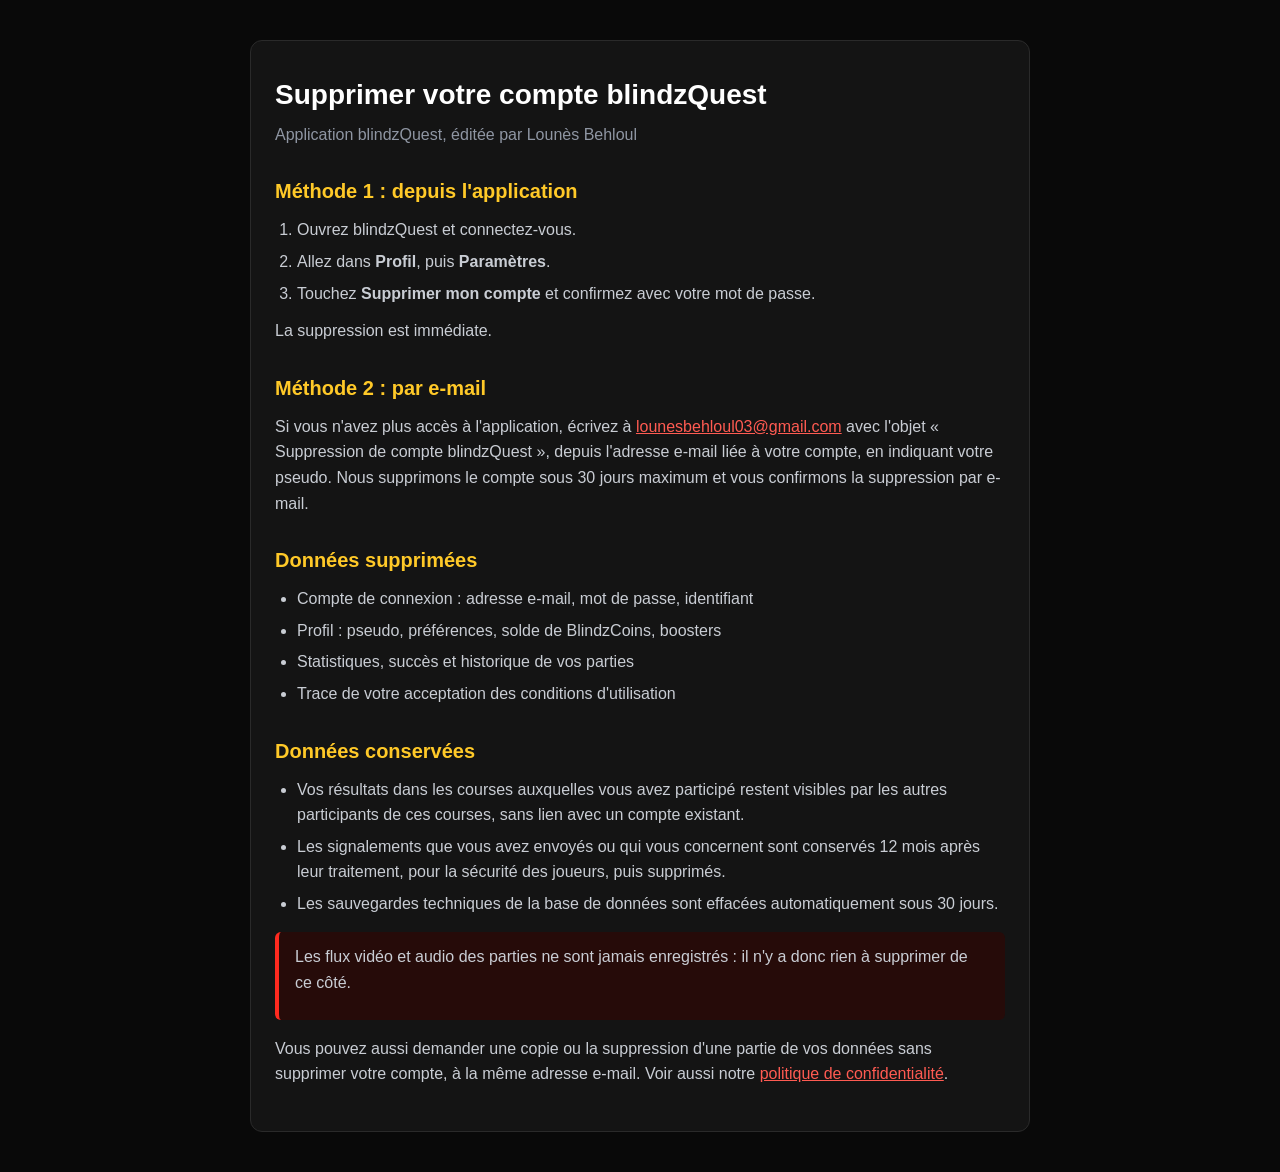
<file: index.html>
<!DOCTYPE html>
<html lang="fr">
<head>
    <meta charset="UTF-8">
    <meta name="viewport" content="width=device-width, initial-scale=1.0">
    <meta http-equiv="refresh" content="0; url=account-deletion.html">
    <title>wtfast - Redirection</title>
    <style>
        * {
            margin: 0;
            padding: 0;
            box-sizing: border-box;
        }
        
        body {
            font-family: -apple-system, BlinkMacSystemFont, 'Segoe UI', Roboto, 'Helvetica Neue', Arial, sans-serif;
            background: linear-gradient(135deg, #667eea 0%, #764ba2 100%);
            min-height: 100vh;
            display: flex;
            align-items: center;
            justify-content: center;
            padding: 20px;
        }
        
        .container {
            background: white;
            padding: 60px 40px;
            border-radius: 12px;
            box-shadow: 0 10px 40px rgba(0, 0, 0, 0.1);
            text-align: center;
            max-width: 500px;
        }
        
        h1 {
            font-size: 48px;
            margin-bottom: 20px;
        }
        
        h2 {
            color: #667eea;
            font-size: 24px;
            margin-bottom: 15px;
        }
        
        p {
            color: #555;
            font-size: 16px;
            line-height: 1.6;
            margin-bottom: 30px;
        }
        
        .spinner {
            width: 50px;
            height: 50px;
            margin: 20px auto;
            border: 4px solid #f3f3f3;
            border-top: 4px solid #667eea;
            border-radius: 50%;
            animation: spin 1s linear infinite;
        }
        
        @keyframes spin {
            0% { transform: rotate(0deg); }
            100% { transform: rotate(360deg); }
        }
        
        a {
            display: inline-block;
            background: linear-gradient(135deg, #667eea 0%, #764ba2 100%);
            color: white;
            padding: 12px 30px;
            text-decoration: none;
            border-radius: 25px;
            font-weight: 600;
            transition: transform 0.2s;
        }
        
        a:hover {
            transform: translateY(-2px);
            box-shadow: 0 5px 15px rgba(102, 126, 234, 0.3);
        }
    </style>
    <script>
        // Redirection JavaScript au cas où la meta refresh ne fonctionne pas
        window.location.href = "account-deletion.html";
    </script>
</head>
<body>
    <div class="container">
        <h1>🏃</h1>
        <h2>wtfast</h2>
        <p>Redirection en cours vers la page de suppression de compte...</p>
        <div class="spinner"></div>
        <p style="font-size: 14px; color: #777;">
            Si vous n'êtes pas redirigé automatiquement,<br>
            <a href="account-deletion.html">cliquez ici</a>
        </p>
    </div>
</body>
</html>
</file>
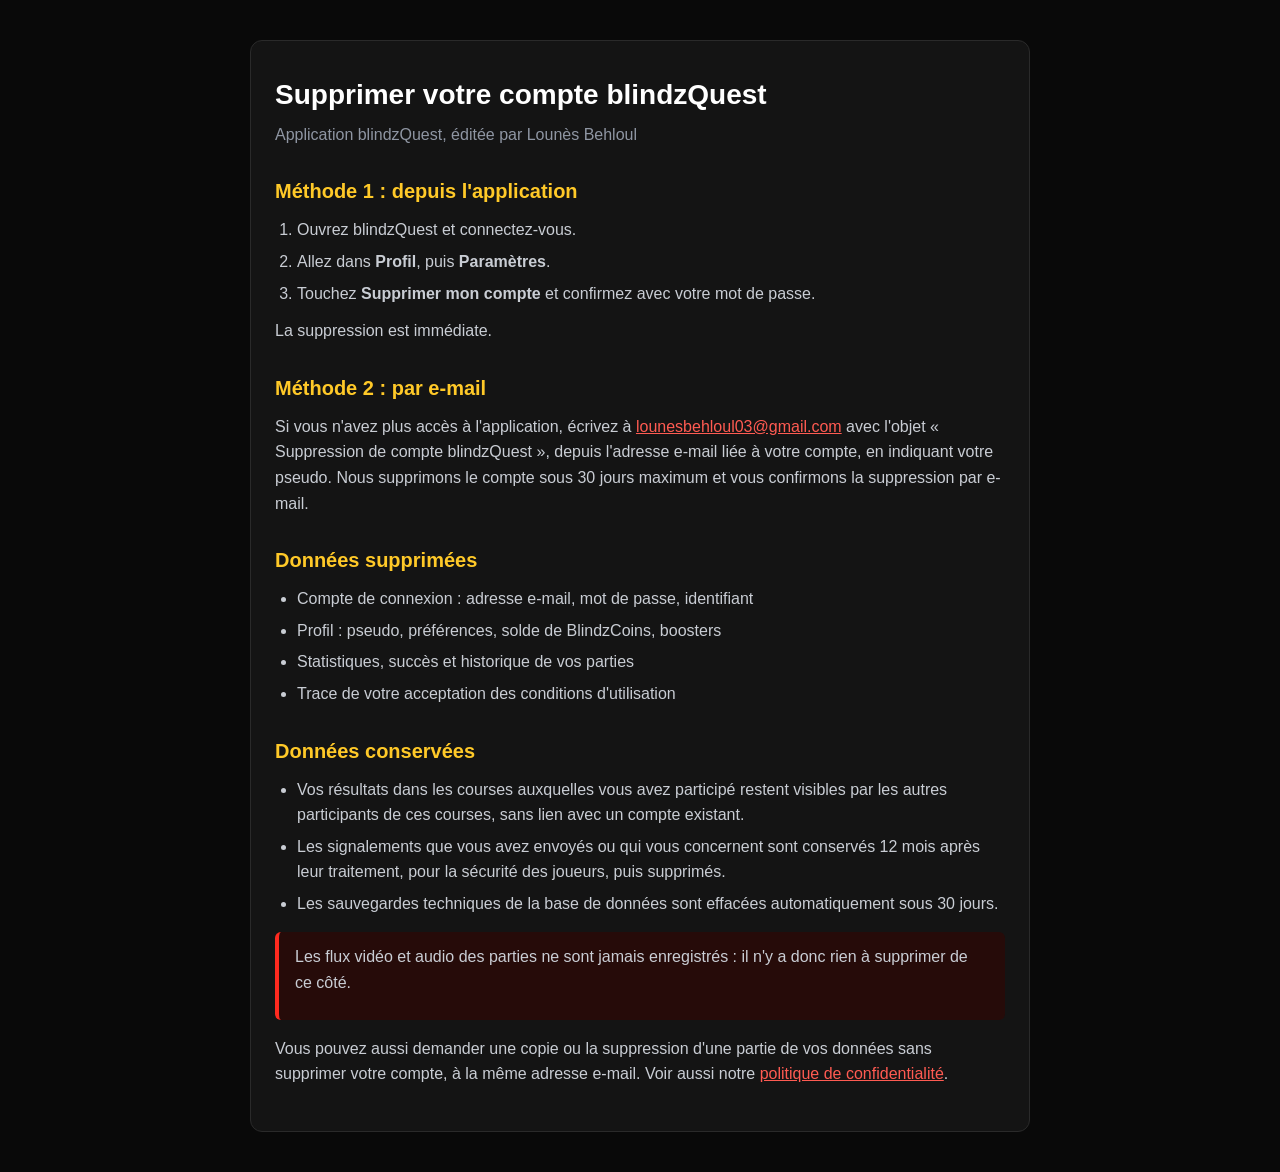
<file: account-deletion.html>
<!DOCTYPE html>
<html lang="fr">
<head>
<meta charset="UTF-8">
<meta name="viewport" content="width=device-width, initial-scale=1.0">
<title>Suppression de compte - blindzQuest</title>
<link rel="stylesheet" href="style.css">
</head>
<body>
<div class="c">
<h1>Supprimer votre compte blindzQuest</h1>
<p class="sub">Application blindzQuest, éditée par Lounès Behloul</p>

<h2>Méthode 1 : depuis l'application</h2>
<ol>
<li>Ouvrez blindzQuest et connectez-vous.</li>
<li>Allez dans <strong>Profil</strong>, puis <strong>Paramètres</strong>.</li>
<li>Touchez <strong>Supprimer mon compte</strong> et confirmez avec votre mot de passe.</li>
</ol>
<p>La suppression est immédiate.</p>

<h2>Méthode 2 : par e-mail</h2>
<p>Si vous n'avez plus accès à l'application, écrivez à
<a href="mailto:lounesbehloul03@gmail.com?subject=Suppression%20de%20compte%20blindzQuest">lounesbehloul03@gmail.com</a>
avec l'objet « Suppression de compte blindzQuest », depuis l'adresse e-mail liée à votre compte, en indiquant votre pseudo.
Nous supprimons le compte sous 30 jours maximum et vous confirmons la suppression par e-mail.</p>

<h2>Données supprimées</h2>
<ul>
<li>Compte de connexion : adresse e-mail, mot de passe, identifiant</li>
<li>Profil : pseudo, préférences, solde de BlindzCoins, boosters</li>
<li>Statistiques, succès et historique de vos parties</li>
<li>Trace de votre acceptation des conditions d'utilisation</li>
</ul>

<h2>Données conservées</h2>
<ul>
<li>Vos résultats dans les courses auxquelles vous avez participé restent visibles par les autres participants de ces courses, sans lien avec un compte existant.</li>
<li>Les signalements que vous avez envoyés ou qui vous concernent sont conservés 12 mois après leur traitement, pour la sécurité des joueurs, puis supprimés.</li>
<li>Les sauvegardes techniques de la base de données sont effacées automatiquement sous 30 jours.</li>
</ul>

<div class="box"><p>Les flux vidéo et audio des parties ne sont jamais enregistrés : il n'y a donc rien à supprimer de ce côté.</p></div>

<p>Vous pouvez aussi demander une copie ou la suppression d'une partie de vos données sans supprimer votre compte, à la même adresse e-mail.
Voir aussi notre <a href="privacy-policy.html">politique de confidentialité</a>.</p>
</div>
</body>
</html>
</file>
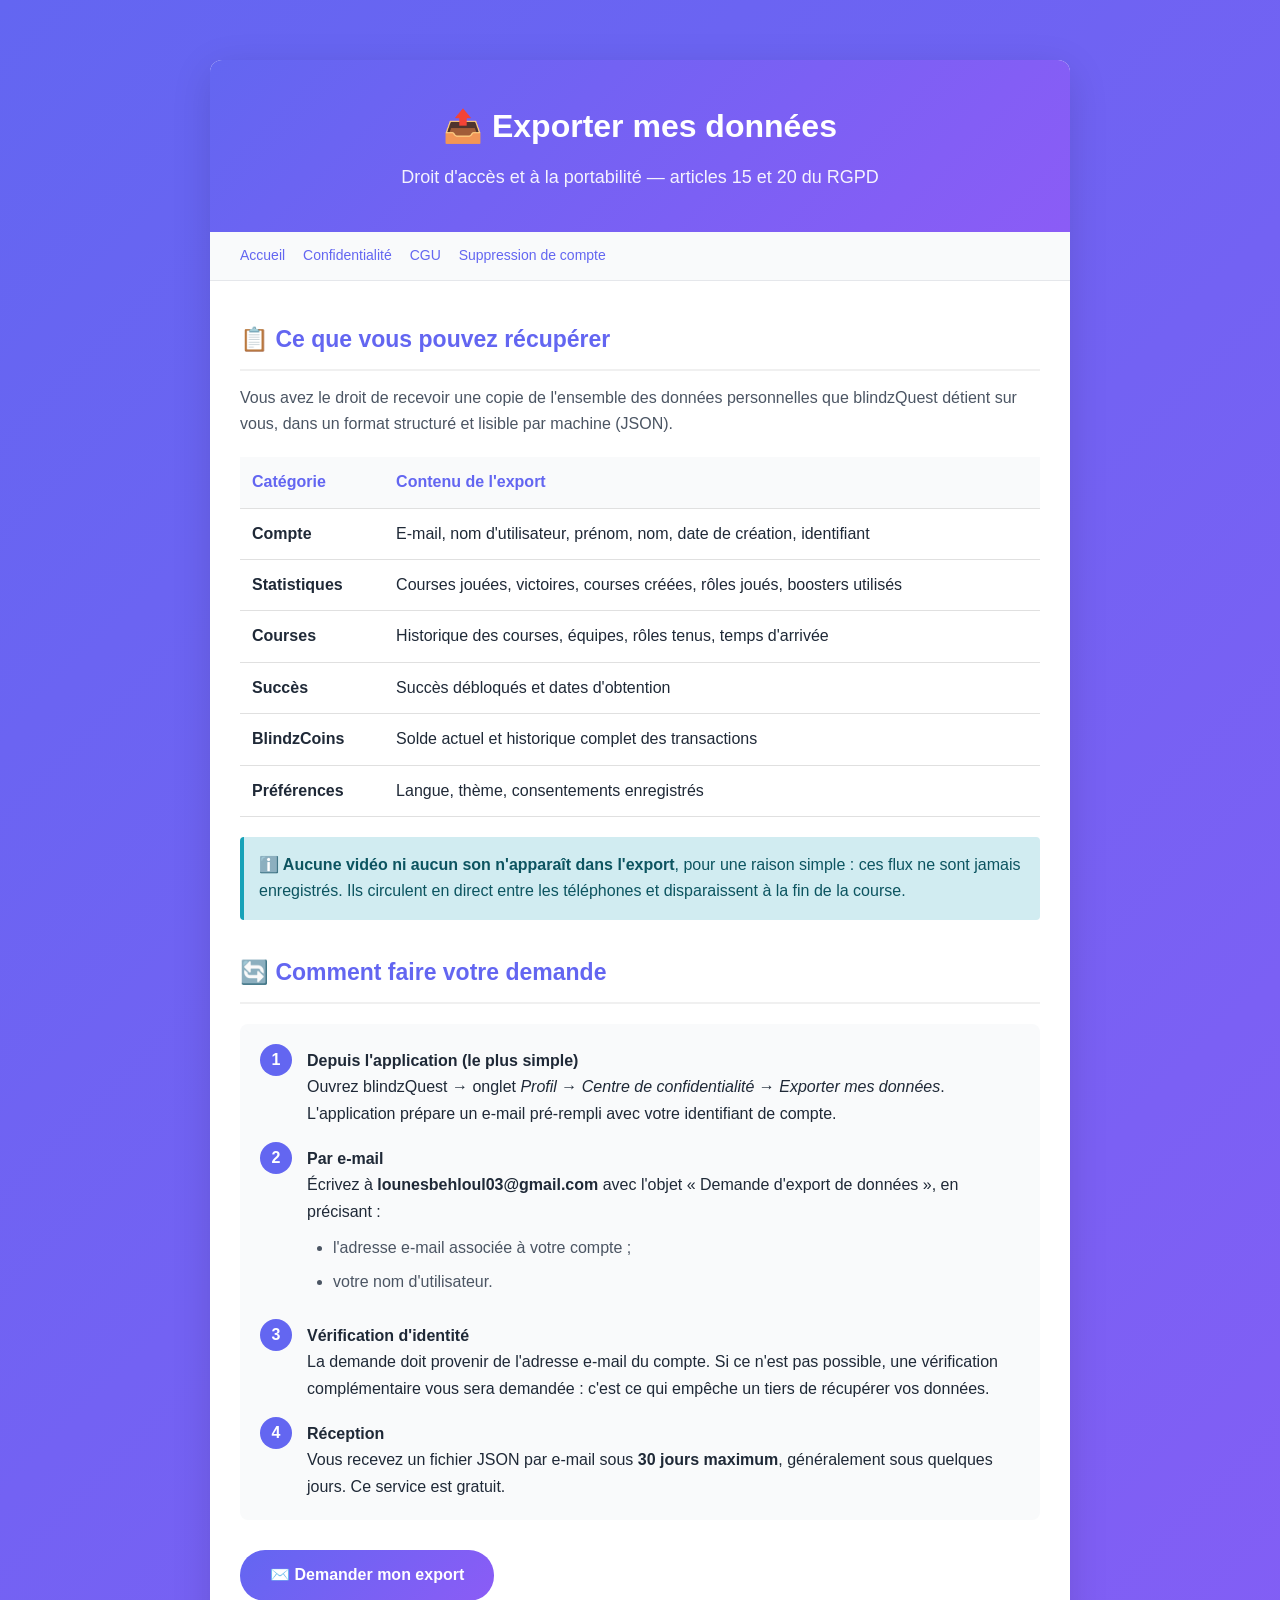
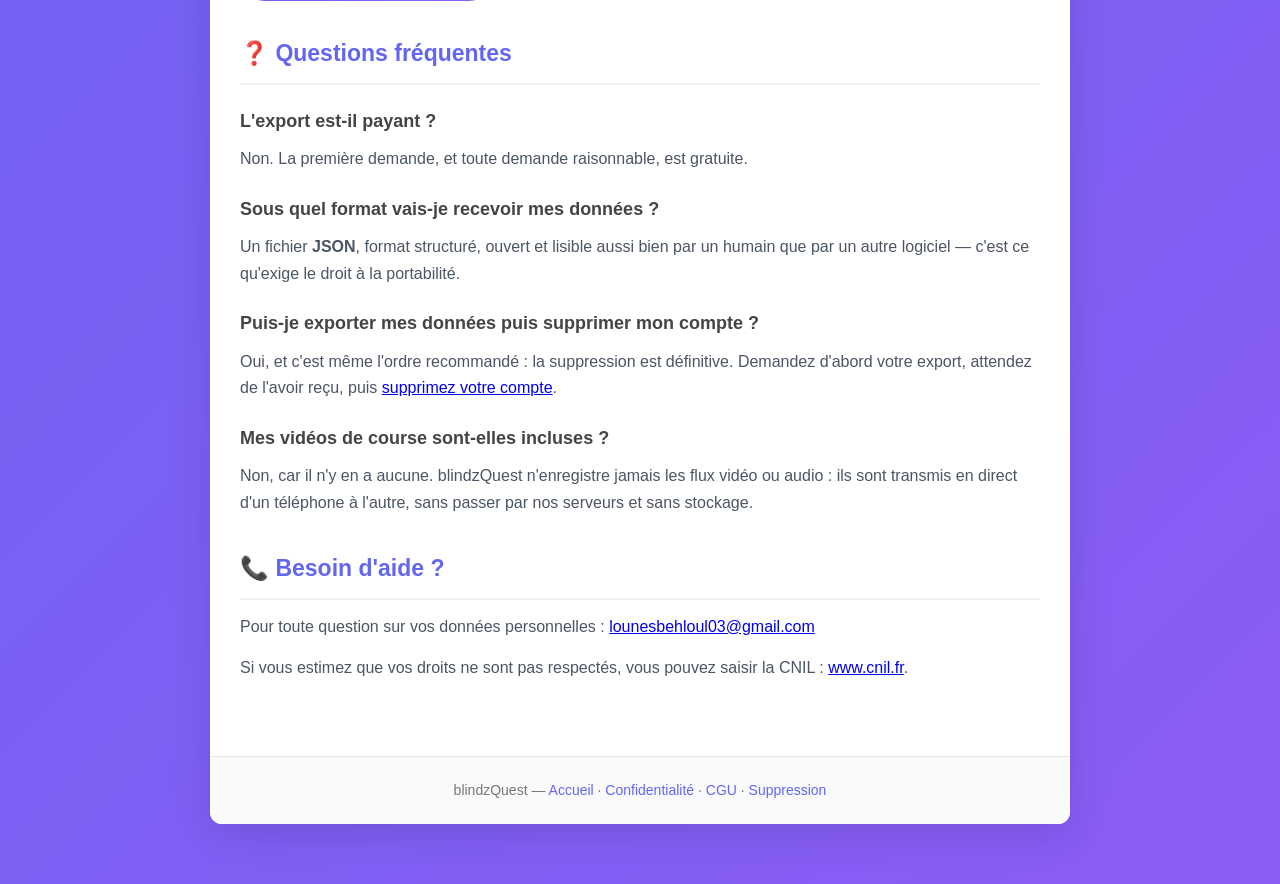
<file: data-export.html>
<!DOCTYPE html>
<html lang="fr">
<head>
<meta charset="UTF-8">
<meta name="viewport" content="width=device-width, initial-scale=1.0">
<title>Exporter mes données — blindzQuest</title>
<meta name="description" content="Demander l'export de vos données personnelles blindzQuest, conformément au droit à la portabilité (art. 20 RGPD).">
<link rel="stylesheet" href="pages.css">
</head>
<body>
<div class="container">
  <div class="header">
    <h1>📤 Exporter mes données</h1>
    <p>Droit d'accès et à la portabilité — articles 15 et 20 du RGPD</p>
  </div>

  <nav class="breadcrumb">
    <a href="index.html">Accueil</a>
    <a href="privacy-policy.html">Confidentialité</a>
    <a href="terms.html">CGU</a>
    <a href="account-deletion.html">Suppression de compte</a>
  </nav>

  <div class="content">
    <div class="section">
      <h2>📋 Ce que vous pouvez récupérer</h2>
      <p>
        Vous avez le droit de recevoir une copie de l'ensemble des données
        personnelles que blindzQuest détient sur vous, dans un format structuré et
        lisible par machine (JSON).
      </p>
      <table class="data-table">
        <thead><tr><th>Catégorie</th><th>Contenu de l'export</th></tr></thead>
        <tbody>
          <tr><td><strong>Compte</strong></td><td>E-mail, nom d'utilisateur, prénom, nom, date de création, identifiant</td></tr>
          <tr><td><strong>Statistiques</strong></td><td>Courses jouées, victoires, courses créées, rôles joués, boosters utilisés</td></tr>
          <tr><td><strong>Courses</strong></td><td>Historique des courses, équipes, rôles tenus, temps d'arrivée</td></tr>
          <tr><td><strong>Succès</strong></td><td>Succès débloqués et dates d'obtention</td></tr>
          <tr><td><strong>BlindzCoins</strong></td><td>Solde actuel et historique complet des transactions</td></tr>
          <tr><td><strong>Préférences</strong></td><td>Langue, thème, consentements enregistrés</td></tr>
        </tbody>
      </table>
      <div class="info-box">
        <p>
          <strong>ℹ️ Aucune vidéo ni aucun son n'apparaît dans l'export</strong>, pour
          une raison simple : ces flux ne sont jamais enregistrés. Ils circulent en
          direct entre les téléphones et disparaissent à la fin de la course.
        </p>
      </div>
    </div>

    <div class="section">
      <h2>🔄 Comment faire votre demande</h2>
      <div class="steps">
        <div class="step">
          <div class="step-number">1</div>
          <div class="step-content">
            <strong>Depuis l'application (le plus simple)</strong><br>
            Ouvrez blindzQuest → onglet <em>Profil</em> → <em>Centre de confidentialité</em>
            → <em>Exporter mes données</em>. L'application prépare un e-mail pré-rempli
            avec votre identifiant de compte.
          </div>
        </div>
        <div class="step">
          <div class="step-number">2</div>
          <div class="step-content">
            <strong>Par e-mail</strong><br>
            Écrivez à <strong>lounesbehloul03@gmail.com</strong> avec l'objet
            « Demande d'export de données », en précisant :
            <ul style="margin-top:10px;margin-bottom:0">
              <li>l'adresse e-mail associée à votre compte ;</li>
              <li>votre nom d'utilisateur.</li>
            </ul>
          </div>
        </div>
        <div class="step">
          <div class="step-number">3</div>
          <div class="step-content">
            <strong>Vérification d'identité</strong><br>
            La demande doit provenir de l'adresse e-mail du compte. Si ce n'est pas
            possible, une vérification complémentaire vous sera demandée : c'est ce qui
            empêche un tiers de récupérer vos données.
          </div>
        </div>
        <div class="step">
          <div class="step-number">4</div>
          <div class="step-content">
            <strong>Réception</strong><br>
            Vous recevez un fichier JSON par e-mail sous <strong>30 jours maximum</strong>,
            généralement sous quelques jours. Ce service est gratuit.
          </div>
        </div>
      </div>

      <a class="contact-button"
         href="mailto:lounesbehloul03@gmail.com?subject=%5BRGPD%5D%20Demande%20d%27export%20de%20mes%20donn%C3%A9es%20blindzQuest&body=Bonjour%2C%0A%0AConform%C3%A9ment%20%C3%A0%20l%27article%2020%20du%20RGPD%2C%20je%20demande%20l%27export%20de%20l%27ensemble%20des%20donn%C3%A9es%20personnelles%20me%20concernant.%0A%0AE-mail%20du%20compte%20%3A%20%0ANom%20d%27utilisateur%20%3A%20%0A%0ACordialement%2C">
        ✉️ Demander mon export
      </a>
    </div>

    <div class="section">
      <h2>❓ Questions fréquentes</h2>

      <h3>L'export est-il payant ?</h3>
      <p>Non. La première demande, et toute demande raisonnable, est gratuite.</p>

      <h3>Sous quel format vais-je recevoir mes données ?</h3>
      <p>
        Un fichier <strong>JSON</strong>, format structuré, ouvert et lisible aussi
        bien par un humain que par un autre logiciel — c'est ce qu'exige le droit à
        la portabilité.
      </p>

      <h3>Puis-je exporter mes données puis supprimer mon compte ?</h3>
      <p>
        Oui, et c'est même l'ordre recommandé : la suppression est définitive.
        Demandez d'abord votre export, attendez de l'avoir reçu, puis
        <a href="account-deletion.html">supprimez votre compte</a>.
      </p>

      <h3>Mes vidéos de course sont-elles incluses ?</h3>
      <p>
        Non, car il n'y en a aucune. blindzQuest n'enregistre jamais les flux vidéo ou
        audio : ils sont transmis en direct d'un téléphone à l'autre, sans passer par
        nos serveurs et sans stockage.
      </p>
    </div>

    <div class="section">
      <h2>📞 Besoin d'aide ?</h2>
      <p>
        Pour toute question sur vos données personnelles :
        <a href="mailto:lounesbehloul03@gmail.com">lounesbehloul03@gmail.com</a>
      </p>
      <p>
        Si vous estimez que vos droits ne sont pas respectés, vous pouvez saisir la
        CNIL : <a href="https://www.cnil.fr" target="_blank" rel="noopener">www.cnil.fr</a>.
      </p>
    </div>
  </div>

  <div class="footer">
    blindzQuest — <a href="index.html">Accueil</a> ·
    <a href="privacy-policy.html">Confidentialité</a> ·
    <a href="terms.html">CGU</a> ·
    <a href="account-deletion.html">Suppression</a>
  </div>
</div>
</body>
</html>
</file>
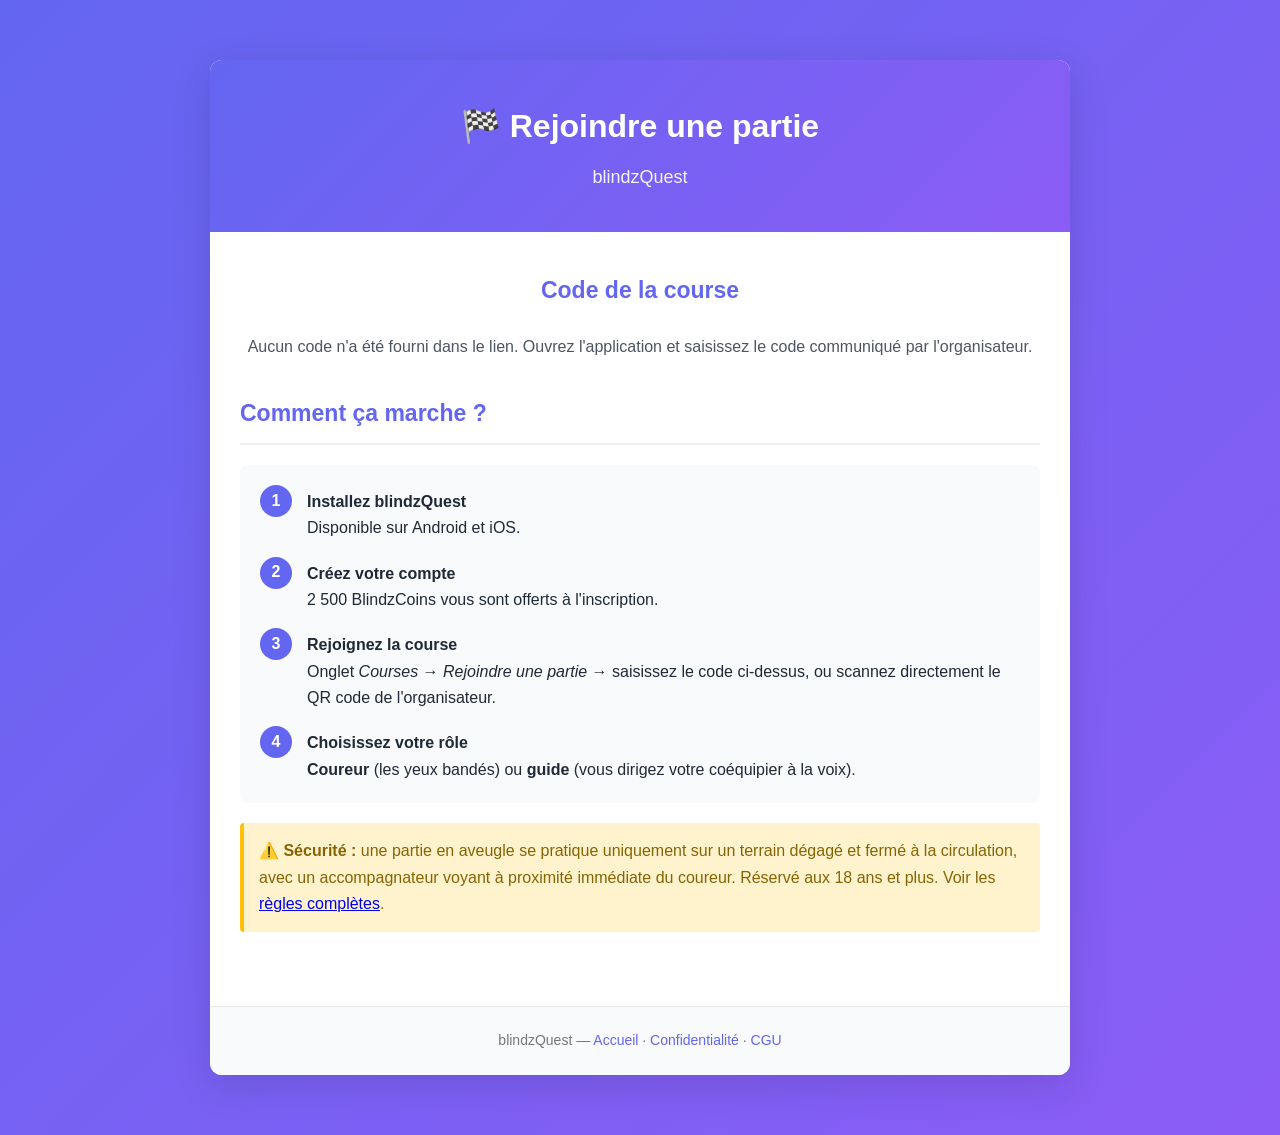
<file: join.html>
<!DOCTYPE html>
<html lang="fr">
<head>
<meta charset="UTF-8">
<meta name="viewport" content="width=device-width, initial-scale=1.0">
<title>Rejoindre une partie — blindzQuest</title>
<meta name="description" content="Rejoignez une partie blindzQuest à partir de son code.">
<link rel="stylesheet" href="pages.css">
</head>
<body>
<div class="container">
  <div class="header">
    <h1>🏁 Rejoindre une partie</h1>
    <p>blindzQuest</p>
  </div>

  <div class="content">
    <div class="section" style="text-align:center">
      <h2 style="border:none">Code de la course</h2>
      <p id="no-code" style="display:none">
        Aucun code n'a été fourni dans le lien. Ouvrez l'application et saisissez
        le code communiqué par l'organisateur.
      </p>
      <div id="code-block">
        <span class="code-pill" id="code">------</span>
        <p>Saisissez ce code dans l'application pour rejoindre la course.</p>
        <p>
          <a class="cta" id="deeplink" href="#">📱 Ouvrir dans blindzQuest</a>
        </p>
        <p style="margin-top:24px">
          <a class="cta secondary" id="store"
             href="https://play.google.com/store/apps/details?id=com.blindo.blindo">
            ⬇️ Télécharger l'application
          </a>
        </p>
      </div>
    </div>

    <div class="section">
      <h2>Comment ça marche ?</h2>
      <div class="steps">
        <div class="step">
          <div class="step-number">1</div>
          <div class="step-content">
            <strong>Installez blindzQuest</strong><br>
            Disponible sur Android et iOS.
          </div>
        </div>
        <div class="step">
          <div class="step-number">2</div>
          <div class="step-content">
            <strong>Créez votre compte</strong><br>
            2 500 BlindzCoins vous sont offerts à l'inscription.
          </div>
        </div>
        <div class="step">
          <div class="step-number">3</div>
          <div class="step-content">
            <strong>Rejoignez la course</strong><br>
            Onglet <em>Courses</em> → <em>Rejoindre une partie</em> → saisissez le code
            ci-dessus, ou scannez directement le QR code de l'organisateur.
          </div>
        </div>
        <div class="step">
          <div class="step-number">4</div>
          <div class="step-content">
            <strong>Choisissez votre rôle</strong><br>
            <strong>Coureur</strong> (les yeux bandés) ou <strong>guide</strong>
            (vous dirigez votre coéquipier à la voix).
          </div>
        </div>
      </div>

      <div class="warning-box">
        <p>
          <strong>⚠️ Sécurité :</strong> une partie en aveugle se pratique uniquement
          sur un terrain dégagé et fermé à la circulation, avec un accompagnateur
          voyant à proximité immédiate du coureur. Réservé aux 18 ans et plus.
          Voir les <a href="terms.html">règles complètes</a>.
        </p>
      </div>
    </div>
  </div>

  <div class="footer">
    blindzQuest — <a href="index.html">Accueil</a> ·
    <a href="privacy-policy.html">Confidentialité</a> ·
    <a href="terms.html">CGU</a>
  </div>
</div>

<script>
  // Le QR code d'une partie encode : https://blindo-game.github.io/Blindo/join.html?code=ABC123
  // On affiche le code et on propose le deep link vers l'application.
  (function () {
    var params = new URLSearchParams(window.location.search);
    var raw = (params.get('code') || '').toUpperCase();
    var valid = /^[A-Z0-9]{6}$/.test(raw);

    if (!valid) {
      document.getElementById('code-block').style.display = 'none';
      document.getElementById('no-code').style.display = 'block';
      return;
    }

    document.getElementById('code').textContent = raw;
    document.getElementById('deeplink').href = 'blindo://race/join?code=' + raw;

    // Lien de téléchargement adapté à la plateforme
    var ua = navigator.userAgent || '';
    if (/iPad|iPhone|iPod/.test(ua)) {
      document.getElementById('store').href =
        'https://apps.apple.com/app/blindzquest/id000000000';
    }
  })();
</script>
</body>
</html>
</file>
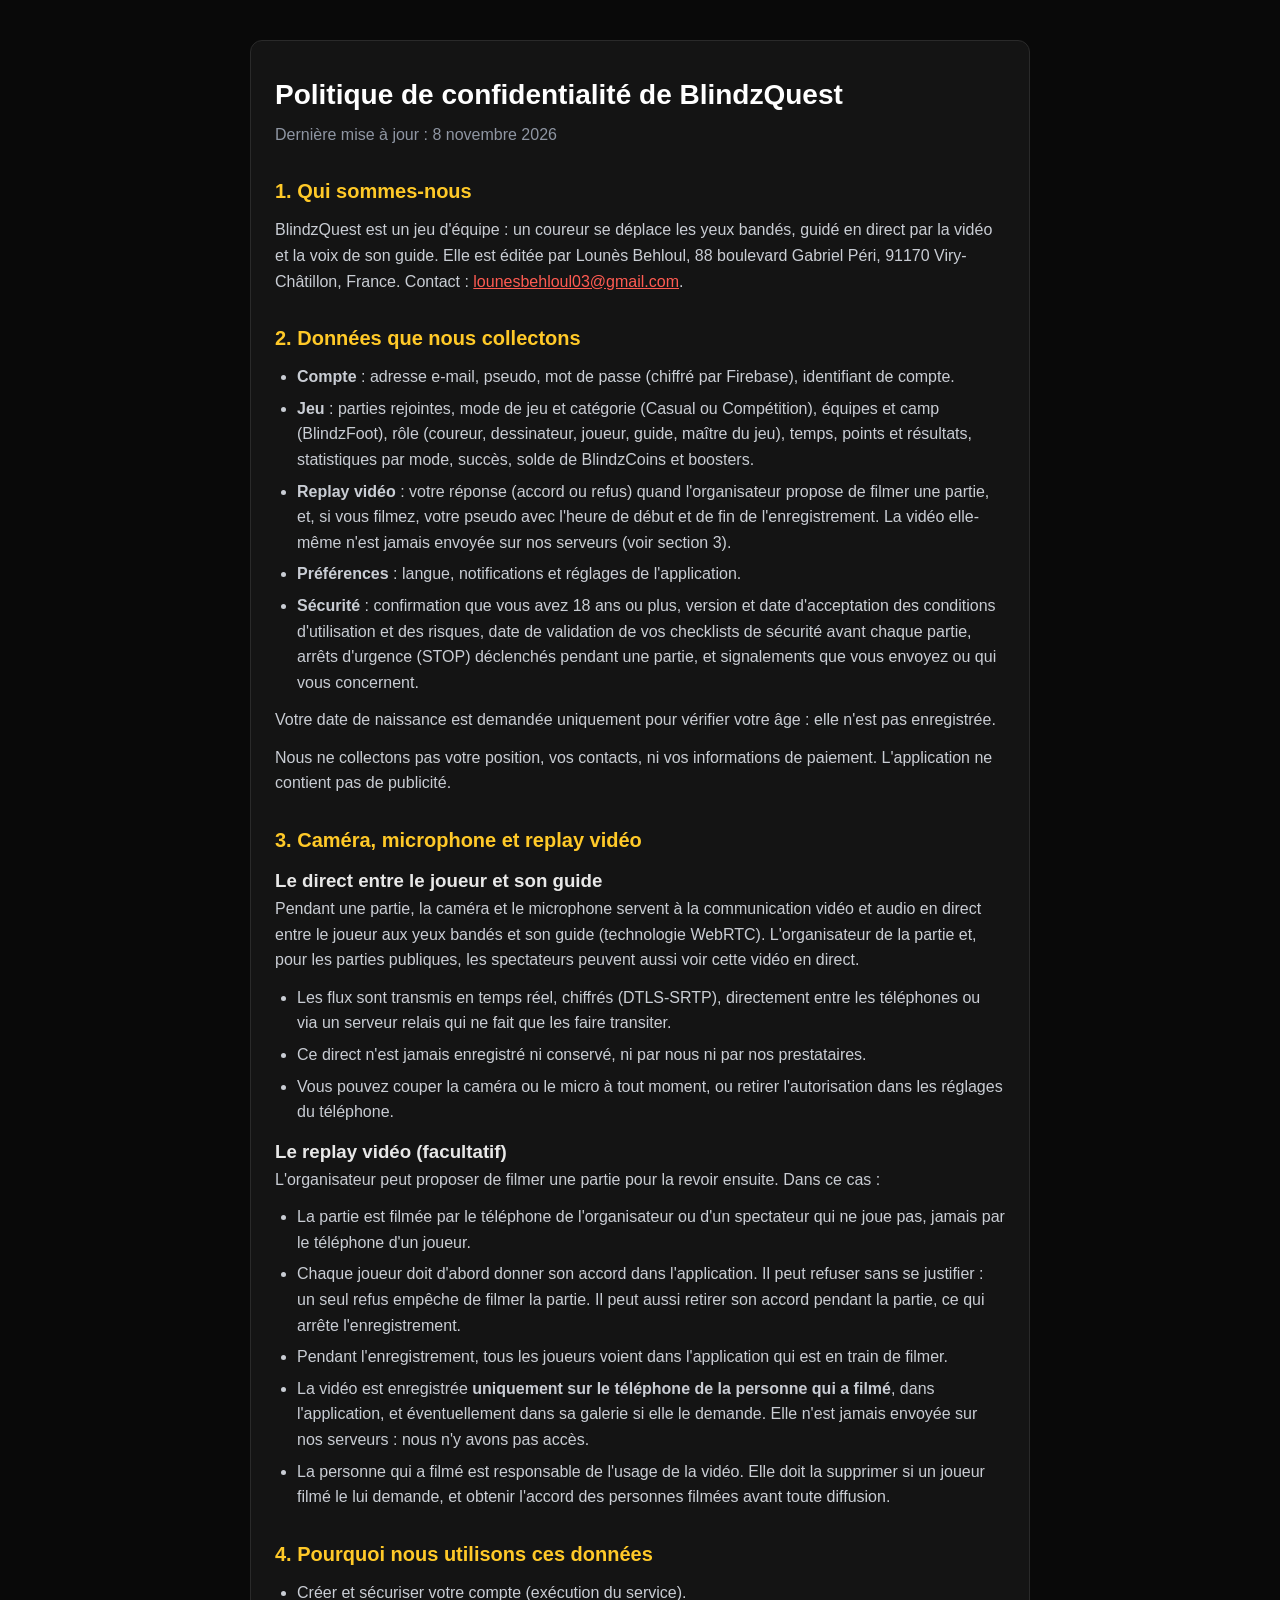
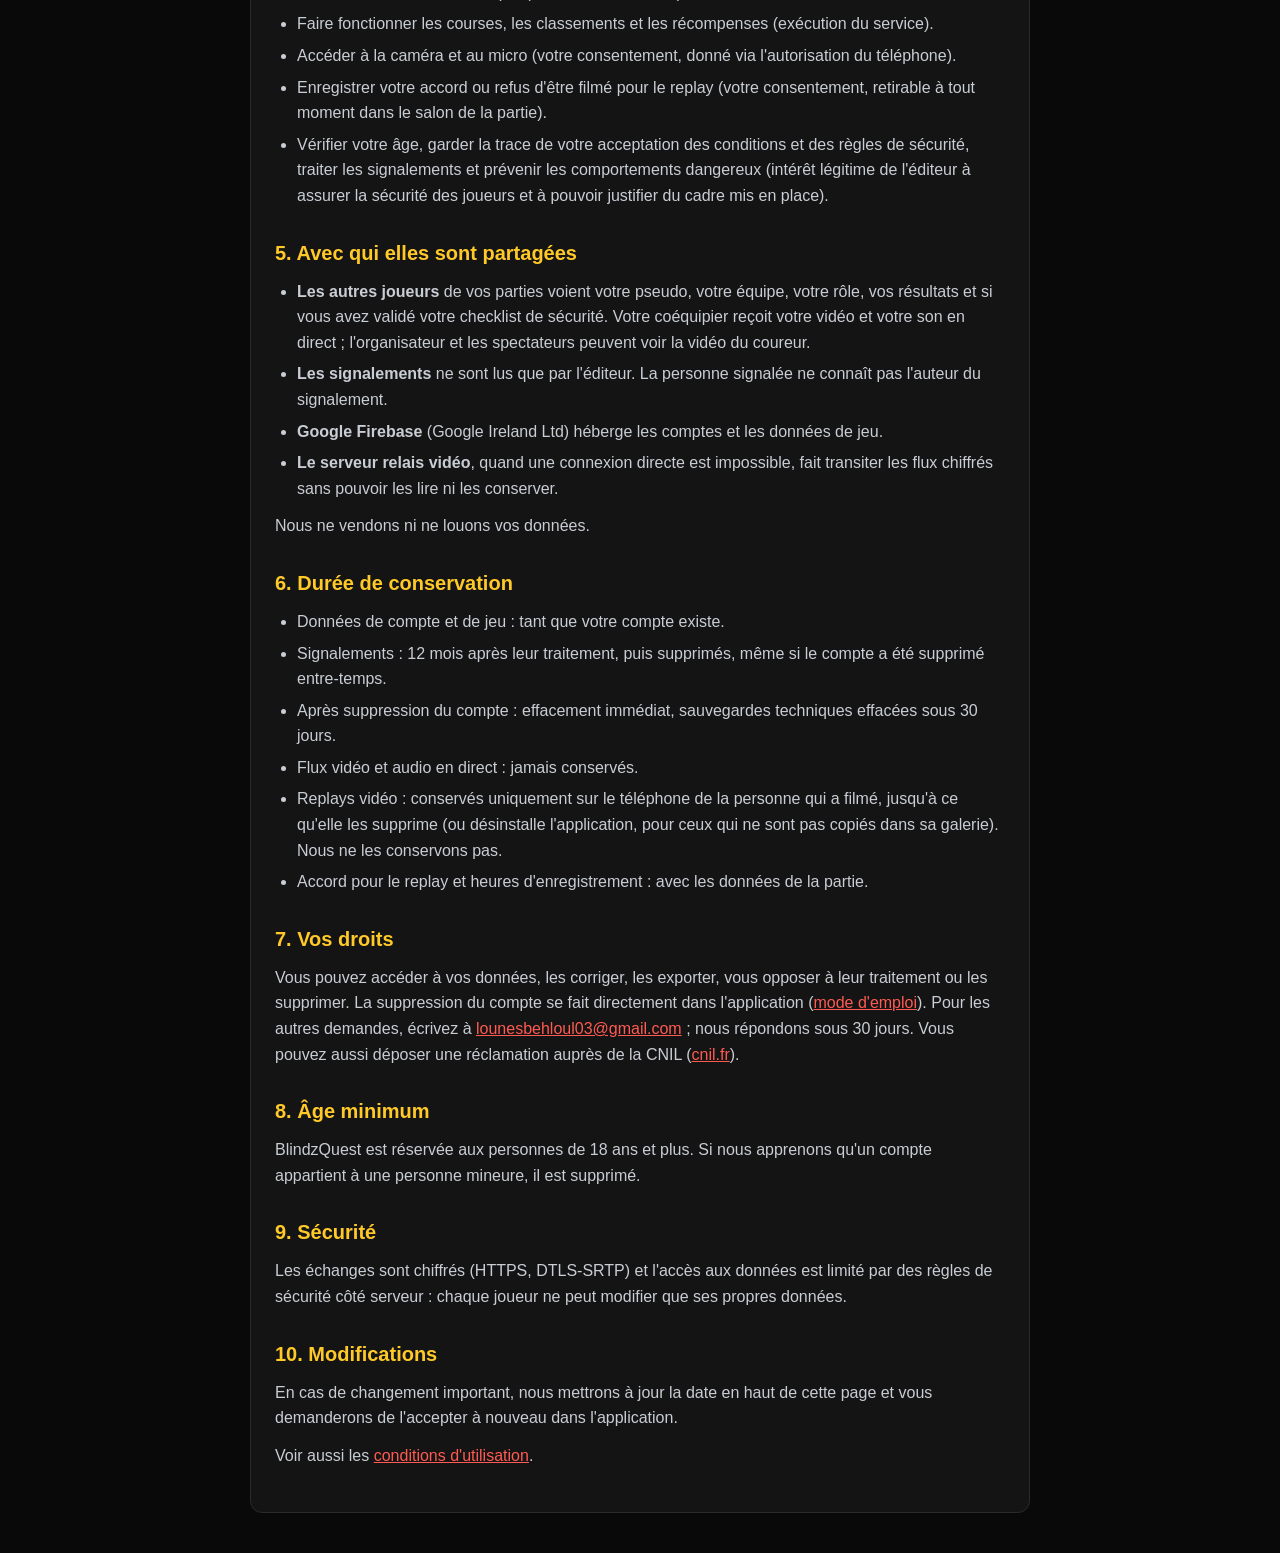
<file: privacy-policy.html>
<!DOCTYPE html>
<html lang="fr">
<head>
<meta charset="UTF-8">
<meta name="viewport" content="width=device-width, initial-scale=1.0">
<title>Politique de confidentialité - BlindzQuest</title>
<link rel="stylesheet" href="style.css">
</head>
<body>
<div class="c">
<h1>Politique de confidentialité de BlindzQuest</h1>
<p class="sub">Dernière mise à jour : 8 novembre 2026</p>

<h2>1. Qui sommes-nous</h2>
<p>BlindzQuest est un jeu d'équipe : un coureur se déplace les yeux bandés, guidé en direct par la vidéo et la voix de son guide.
Elle est éditée par Lounès Behloul, 88 boulevard Gabriel Péri, 91170 Viry-Châtillon, France.
Contact : <a href="mailto:lounesbehloul03@gmail.com">lounesbehloul03@gmail.com</a>.</p>

<h2>2. Données que nous collectons</h2>
<ul>
<li><strong>Compte</strong> : adresse e-mail, pseudo, mot de passe (chiffré par Firebase), identifiant de compte.</li>
<li><strong>Jeu</strong> : parties rejointes, mode de jeu et catégorie (Casual ou Compétition), équipes et camp (BlindzFoot), rôle (coureur, dessinateur, joueur, guide, maître du jeu), temps, points et résultats, statistiques par mode, succès, solde de BlindzCoins et boosters.</li>
<li><strong>Replay vidéo</strong> : votre réponse (accord ou refus) quand l'organisateur propose de filmer une partie, et, si vous filmez, votre pseudo avec l'heure de début et de fin de l'enregistrement. La vidéo elle-même n'est jamais envoyée sur nos serveurs (voir section 3).</li>
<li><strong>Préférences</strong> : langue, notifications et réglages de l'application.</li>
<li><strong>Sécurité</strong> : confirmation que vous avez 18 ans ou plus, version et date d'acceptation des conditions d'utilisation et des risques, date de validation de vos checklists de sécurité avant chaque partie, arrêts d'urgence (STOP) déclenchés pendant une partie, et signalements que vous envoyez ou qui vous concernent.</li>
</ul>
<p>Votre date de naissance est demandée uniquement pour vérifier votre âge : elle n'est pas enregistrée.</p>
<p>Nous ne collectons pas votre position, vos contacts, ni vos informations de paiement. L'application ne contient pas de publicité.</p>

<h2>3. Caméra, microphone et replay vidéo</h2>
<h3>Le direct entre le joueur et son guide</h3>
<p>Pendant une partie, la caméra et le microphone servent à la communication vidéo et audio en direct entre le joueur aux yeux bandés et son guide (technologie WebRTC). L'organisateur de la partie et, pour les parties publiques, les spectateurs peuvent aussi voir cette vidéo en direct.</p>
<ul>
<li>Les flux sont transmis en temps réel, chiffrés (DTLS-SRTP), directement entre les téléphones ou via un serveur relais qui ne fait que les faire transiter.</li>
<li>Ce direct n'est jamais enregistré ni conservé, ni par nous ni par nos prestataires.</li>
<li>Vous pouvez couper la caméra ou le micro à tout moment, ou retirer l'autorisation dans les réglages du téléphone.</li>
</ul>
<h3>Le replay vidéo (facultatif)</h3>
<p>L'organisateur peut proposer de filmer une partie pour la revoir ensuite. Dans ce cas :</p>
<ul>
<li>La partie est filmée par le téléphone de l'organisateur ou d'un spectateur qui ne joue pas, jamais par le téléphone d'un joueur.</li>
<li>Chaque joueur doit d'abord donner son accord dans l'application. Il peut refuser sans se justifier : un seul refus empêche de filmer la partie. Il peut aussi retirer son accord pendant la partie, ce qui arrête l'enregistrement.</li>
<li>Pendant l'enregistrement, tous les joueurs voient dans l'application qui est en train de filmer.</li>
<li>La vidéo est enregistrée <strong>uniquement sur le téléphone de la personne qui a filmé</strong>, dans l'application, et éventuellement dans sa galerie si elle le demande. Elle n'est jamais envoyée sur nos serveurs : nous n'y avons pas accès.</li>
<li>La personne qui a filmé est responsable de l'usage de la vidéo. Elle doit la supprimer si un joueur filmé le lui demande, et obtenir l'accord des personnes filmées avant toute diffusion.</li>
</ul>

<h2>4. Pourquoi nous utilisons ces données</h2>
<ul>
<li>Créer et sécuriser votre compte (exécution du service).</li>
<li>Faire fonctionner les courses, les classements et les récompenses (exécution du service).</li>
<li>Accéder à la caméra et au micro (votre consentement, donné via l'autorisation du téléphone).</li>
<li>Enregistrer votre accord ou refus d'être filmé pour le replay (votre consentement, retirable à tout moment dans le salon de la partie).</li>
<li>Vérifier votre âge, garder la trace de votre acceptation des conditions et des règles de sécurité, traiter les signalements et prévenir les comportements dangereux (intérêt légitime de l'éditeur à assurer la sécurité des joueurs et à pouvoir justifier du cadre mis en place).</li>
</ul>

<h2>5. Avec qui elles sont partagées</h2>
<ul>
<li><strong>Les autres joueurs</strong> de vos parties voient votre pseudo, votre équipe, votre rôle, vos résultats et si vous avez validé votre checklist de sécurité. Votre coéquipier reçoit votre vidéo et votre son en direct ; l'organisateur et les spectateurs peuvent voir la vidéo du coureur.</li>
<li><strong>Les signalements</strong> ne sont lus que par l'éditeur. La personne signalée ne connaît pas l'auteur du signalement.</li>
<li><strong>Google Firebase</strong> (Google Ireland Ltd) héberge les comptes et les données de jeu.</li>
<li><strong>Le serveur relais vidéo</strong>, quand une connexion directe est impossible, fait transiter les flux chiffrés sans pouvoir les lire ni les conserver.</li>
</ul>
<p>Nous ne vendons ni ne louons vos données.</p>

<h2>6. Durée de conservation</h2>
<ul>
<li>Données de compte et de jeu : tant que votre compte existe.</li>
<li>Signalements : 12 mois après leur traitement, puis supprimés, même si le compte a été supprimé entre-temps.</li>
<li>Après suppression du compte : effacement immédiat, sauvegardes techniques effacées sous 30 jours.</li>
<li>Flux vidéo et audio en direct : jamais conservés.</li>
<li>Replays vidéo : conservés uniquement sur le téléphone de la personne qui a filmé, jusqu'à ce qu'elle les supprime (ou désinstalle l'application, pour ceux qui ne sont pas copiés dans sa galerie). Nous ne les conservons pas.</li>
<li>Accord pour le replay et heures d'enregistrement : avec les données de la partie.</li>
</ul>

<h2>7. Vos droits</h2>
<p>Vous pouvez accéder à vos données, les corriger, les exporter, vous opposer à leur traitement ou les supprimer.
La suppression du compte se fait directement dans l'application (<a href="account-deletion.html">mode d'emploi</a>).
Pour les autres demandes, écrivez à <a href="mailto:lounesbehloul03@gmail.com">lounesbehloul03@gmail.com</a> ; nous répondons sous 30 jours.
Vous pouvez aussi déposer une réclamation auprès de la CNIL (<a href="https://www.cnil.fr">cnil.fr</a>).</p>

<h2>8. Âge minimum</h2>
<p>BlindzQuest est réservée aux personnes de 18 ans et plus. Si nous apprenons qu'un compte appartient à une personne mineure, il est supprimé.</p>

<h2>9. Sécurité</h2>
<p>Les échanges sont chiffrés (HTTPS, DTLS-SRTP) et l'accès aux données est limité par des règles de sécurité côté serveur : chaque joueur ne peut modifier que ses propres données.</p>

<h2>10. Modifications</h2>
<p>En cas de changement important, nous mettrons à jour la date en haut de cette page et vous demanderons de l'accepter à nouveau dans l'application.</p>
<p>Voir aussi les <a href="terms.html">conditions d'utilisation</a>.</p>
</div>
</body>
</html>
</file>
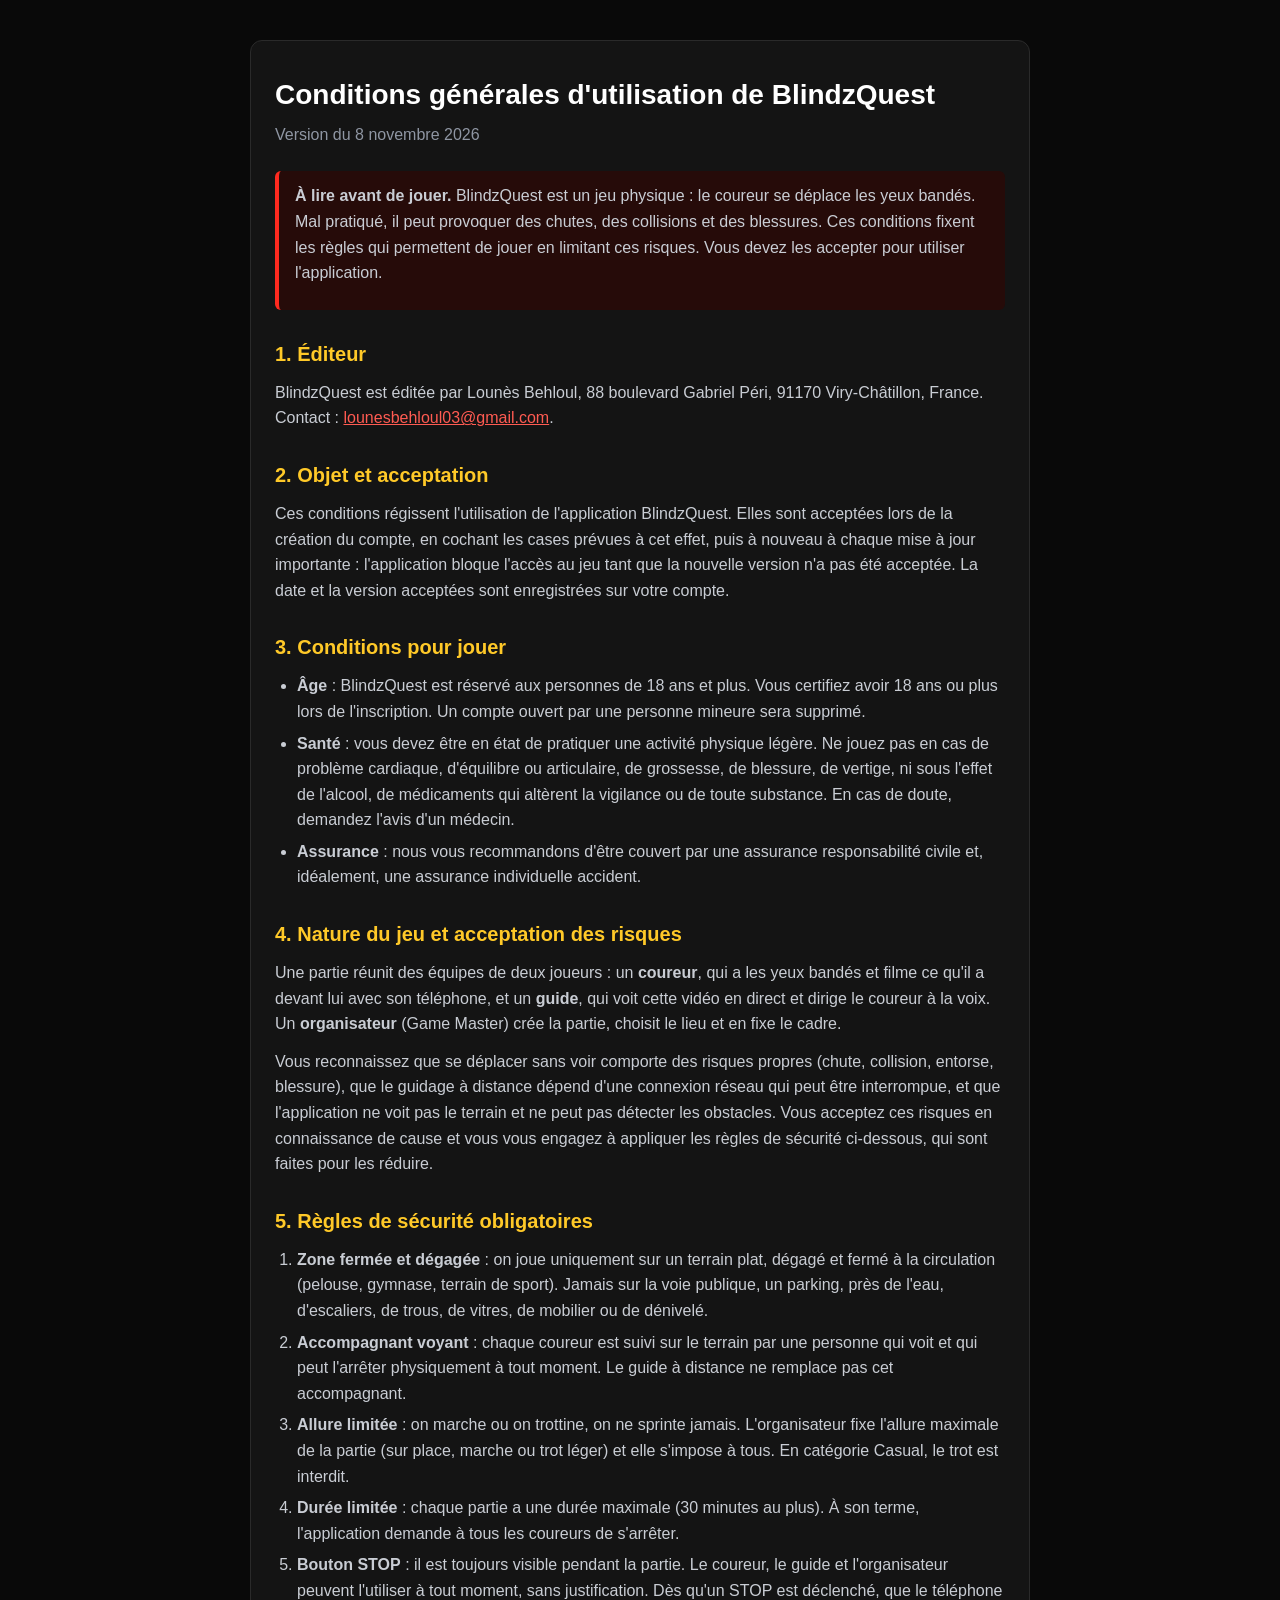
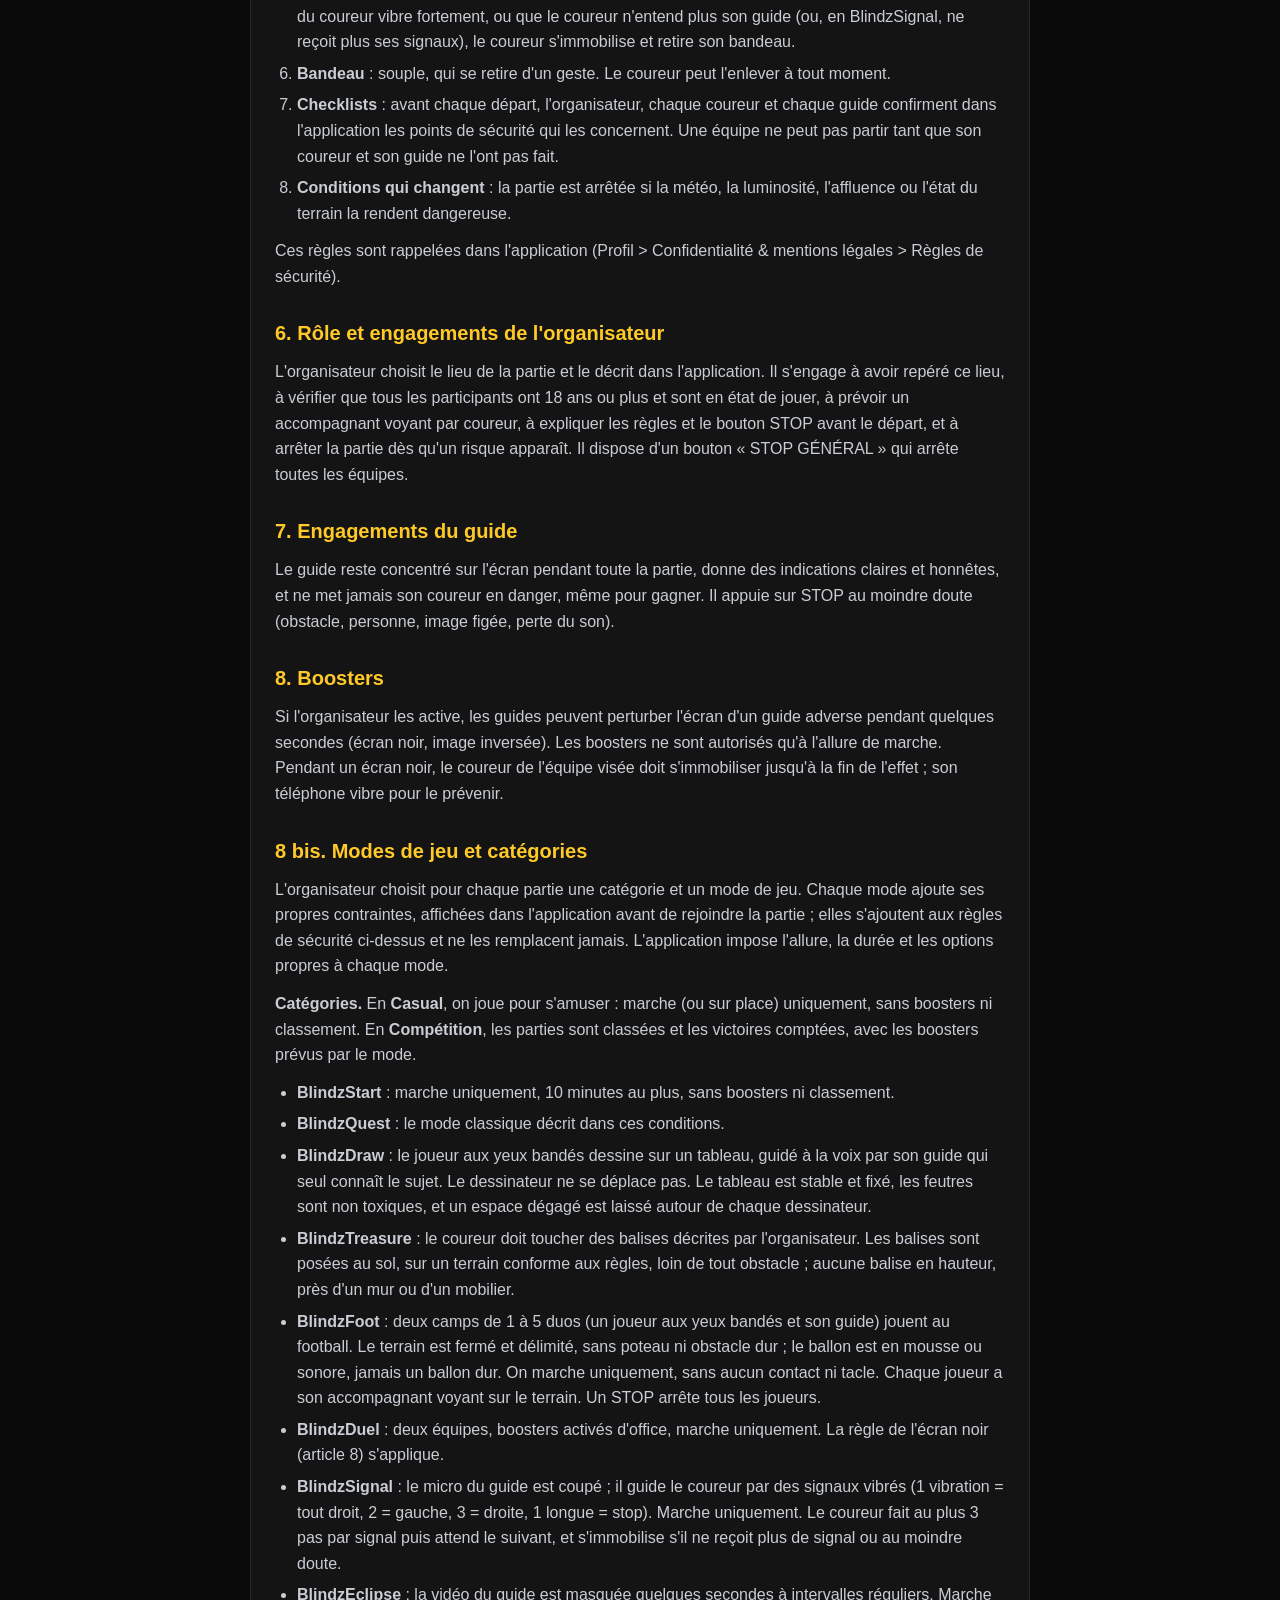
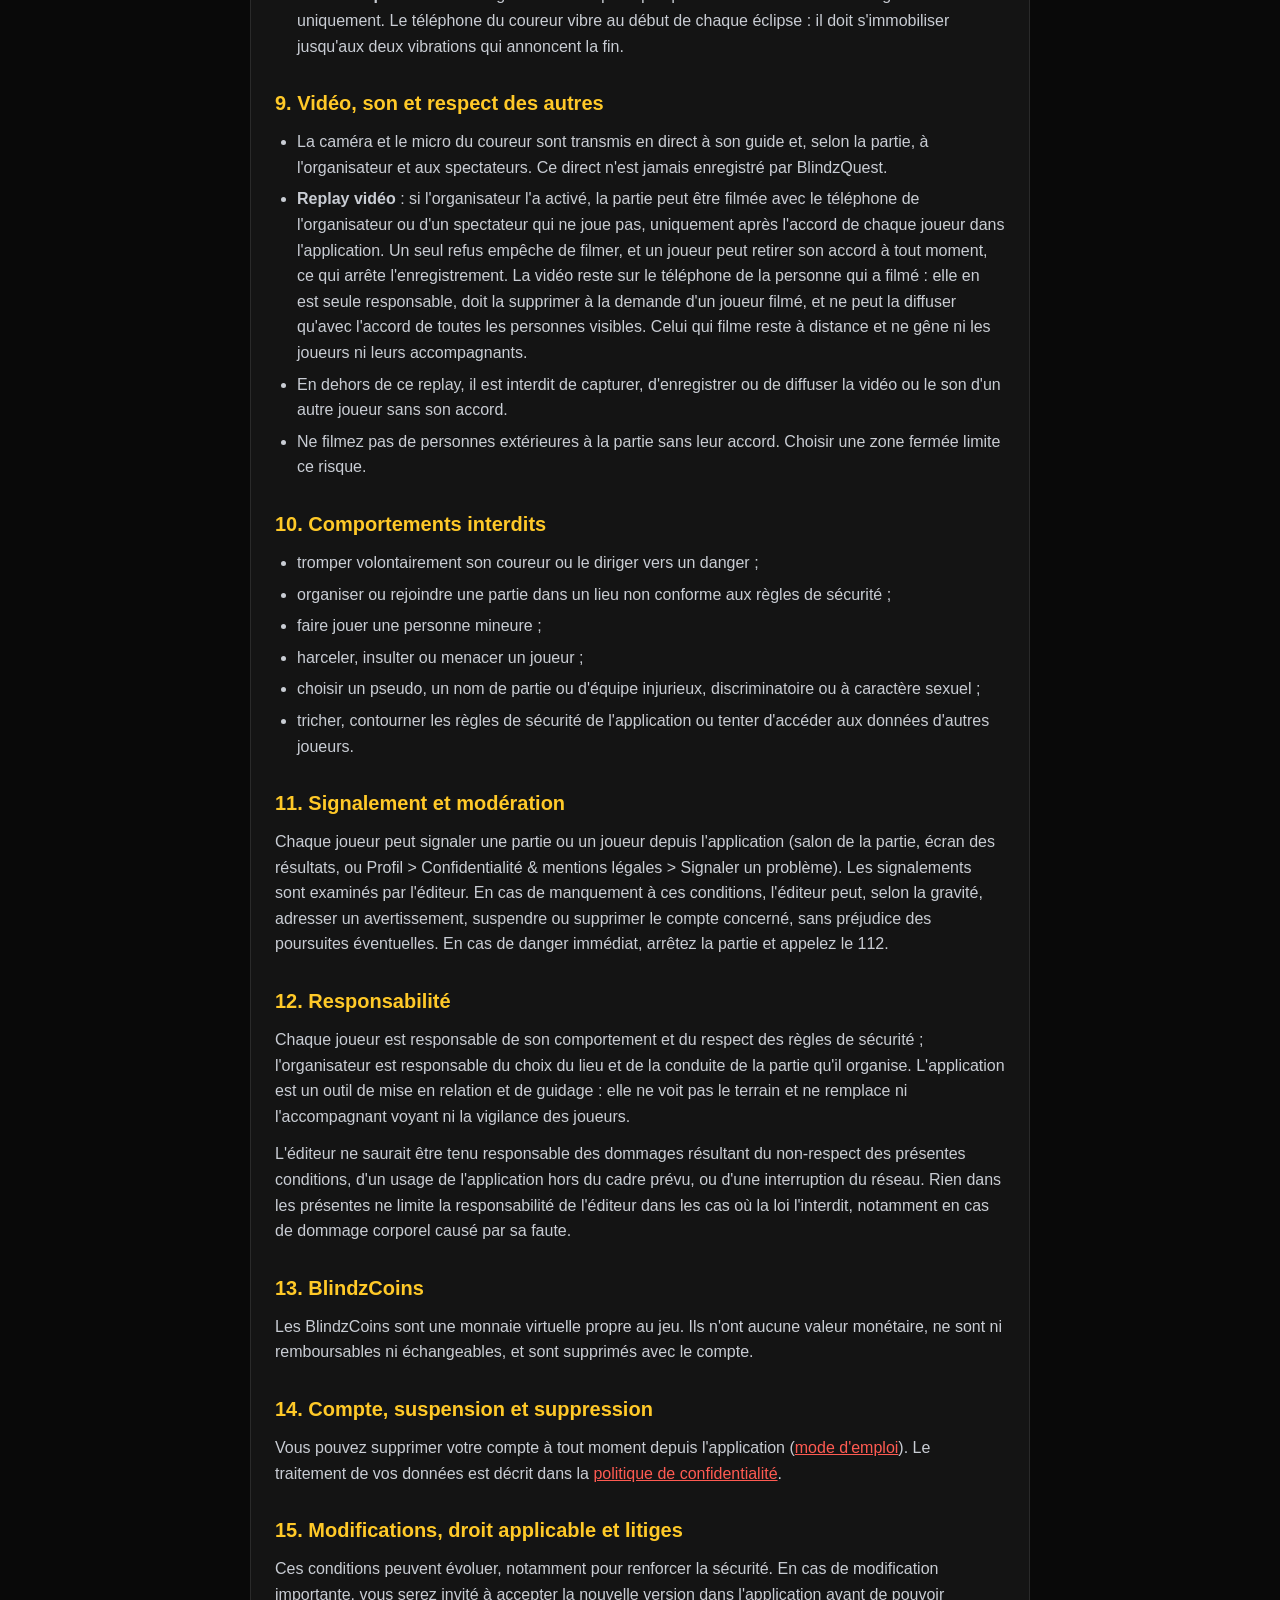
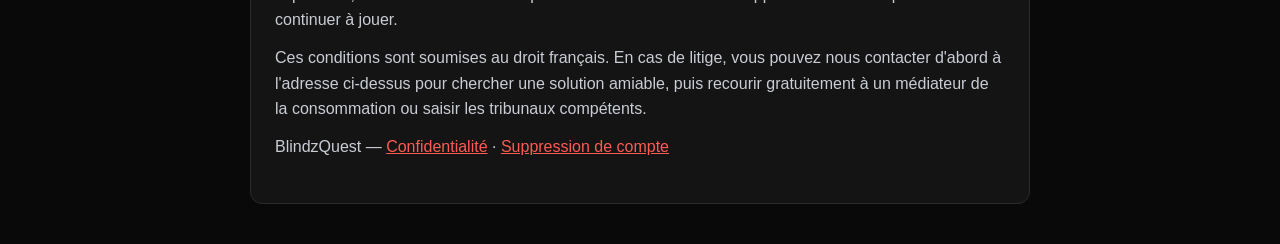
<file: terms.html>
<!DOCTYPE html>
<!--
  CGU BlindzQuest, version 2026-11-08 (= TERMS_VERSION dans utils/safety.ts).
  Projet rédigé pour limiter les risques : à faire relire et compléter par
  l'avocat avant publication (sections 12 et 15 en particulier).
  Si ce texte change de façon importante, changer aussi TERMS_VERSION dans
  l'application pour que chaque joueur réaccepte.
-->
<html lang="fr">
<head>
<meta charset="UTF-8">
<meta name="viewport" content="width=device-width, initial-scale=1.0">
<title>Conditions d'utilisation - BlindzQuest</title>
<link rel="stylesheet" href="style.css">
</head>
<body>
<div class="c">
<h1>Conditions générales d'utilisation de BlindzQuest</h1>
<p class="sub">Version du 8 novembre 2026</p>

<div class="box"><p><strong>À lire avant de jouer.</strong> BlindzQuest est un jeu physique : le coureur se déplace les yeux bandés. Mal pratiqué, il peut provoquer des chutes, des collisions et des blessures. Ces conditions fixent les règles qui permettent de jouer en limitant ces risques. Vous devez les accepter pour utiliser l'application.</p></div>

<h2>1. Éditeur</h2>
<p>BlindzQuest est éditée par Lounès Behloul, 88 boulevard Gabriel Péri, 91170 Viry-Châtillon, France.
Contact : <a href="mailto:lounesbehloul03@gmail.com">lounesbehloul03@gmail.com</a>.</p>

<h2>2. Objet et acceptation</h2>
<p>Ces conditions régissent l'utilisation de l'application BlindzQuest. Elles sont acceptées lors de la création du compte, en cochant les cases prévues à cet effet, puis à nouveau à chaque mise à jour importante : l'application bloque l'accès au jeu tant que la nouvelle version n'a pas été acceptée. La date et la version acceptées sont enregistrées sur votre compte.</p>

<h2>3. Conditions pour jouer</h2>
<ul>
<li><strong>Âge</strong> : BlindzQuest est réservé aux personnes de 18 ans et plus. Vous certifiez avoir 18 ans ou plus lors de l'inscription. Un compte ouvert par une personne mineure sera supprimé.</li>
<li><strong>Santé</strong> : vous devez être en état de pratiquer une activité physique légère. Ne jouez pas en cas de problème cardiaque, d'équilibre ou articulaire, de grossesse, de blessure, de vertige, ni sous l'effet de l'alcool, de médicaments qui altèrent la vigilance ou de toute substance. En cas de doute, demandez l'avis d'un médecin.</li>
<li><strong>Assurance</strong> : nous vous recommandons d'être couvert par une assurance responsabilité civile et, idéalement, une assurance individuelle accident.</li>
</ul>

<h2>4. Nature du jeu et acceptation des risques</h2>
<p>Une partie réunit des équipes de deux joueurs : un <strong>coureur</strong>, qui a les yeux bandés et filme ce qu'il a devant lui avec son téléphone, et un <strong>guide</strong>, qui voit cette vidéo en direct et dirige le coureur à la voix. Un <strong>organisateur</strong> (Game Master) crée la partie, choisit le lieu et en fixe le cadre.</p>
<p>Vous reconnaissez que se déplacer sans voir comporte des risques propres (chute, collision, entorse, blessure), que le guidage à distance dépend d'une connexion réseau qui peut être interrompue, et que l'application ne voit pas le terrain et ne peut pas détecter les obstacles. Vous acceptez ces risques en connaissance de cause et vous vous engagez à appliquer les règles de sécurité ci-dessous, qui sont faites pour les réduire.</p>

<h2>5. Règles de sécurité obligatoires</h2>
<ol>
<li><strong>Zone fermée et dégagée</strong> : on joue uniquement sur un terrain plat, dégagé et fermé à la circulation (pelouse, gymnase, terrain de sport). Jamais sur la voie publique, un parking, près de l'eau, d'escaliers, de trous, de vitres, de mobilier ou de dénivelé.</li>
<li><strong>Accompagnant voyant</strong> : chaque coureur est suivi sur le terrain par une personne qui voit et qui peut l'arrêter physiquement à tout moment. Le guide à distance ne remplace pas cet accompagnant.</li>
<li><strong>Allure limitée</strong> : on marche ou on trottine, on ne sprinte jamais. L'organisateur fixe l'allure maximale de la partie (sur place, marche ou trot léger) et elle s'impose à tous. En catégorie Casual, le trot est interdit.</li>
<li><strong>Durée limitée</strong> : chaque partie a une durée maximale (30 minutes au plus). À son terme, l'application demande à tous les coureurs de s'arrêter.</li>
<li><strong>Bouton STOP</strong> : il est toujours visible pendant la partie. Le coureur, le guide et l'organisateur peuvent l'utiliser à tout moment, sans justification. Dès qu'un STOP est déclenché, que le téléphone du coureur vibre fortement, ou que le coureur n'entend plus son guide (ou, en BlindzSignal, ne reçoit plus ses signaux), le coureur s'immobilise et retire son bandeau.</li>
<li><strong>Bandeau</strong> : souple, qui se retire d'un geste. Le coureur peut l'enlever à tout moment.</li>
<li><strong>Checklists</strong> : avant chaque départ, l'organisateur, chaque coureur et chaque guide confirment dans l'application les points de sécurité qui les concernent. Une équipe ne peut pas partir tant que son coureur et son guide ne l'ont pas fait.</li>
<li><strong>Conditions qui changent</strong> : la partie est arrêtée si la météo, la luminosité, l'affluence ou l'état du terrain la rendent dangereuse.</li>
</ol>
<p>Ces règles sont rappelées dans l'application (Profil &gt; Confidentialité &amp; mentions légales &gt; Règles de sécurité).</p>

<h2>6. Rôle et engagements de l'organisateur</h2>
<p>L'organisateur choisit le lieu de la partie et le décrit dans l'application. Il s'engage à avoir repéré ce lieu, à vérifier que tous les participants ont 18 ans ou plus et sont en état de jouer, à prévoir un accompagnant voyant par coureur, à expliquer les règles et le bouton STOP avant le départ, et à arrêter la partie dès qu'un risque apparaît. Il dispose d'un bouton « STOP GÉNÉRAL » qui arrête toutes les équipes.</p>

<h2>7. Engagements du guide</h2>
<p>Le guide reste concentré sur l'écran pendant toute la partie, donne des indications claires et honnêtes, et ne met jamais son coureur en danger, même pour gagner. Il appuie sur STOP au moindre doute (obstacle, personne, image figée, perte du son).</p>

<h2>8. Boosters</h2>
<p>Si l'organisateur les active, les guides peuvent perturber l'écran d'un guide adverse pendant quelques secondes (écran noir, image inversée). Les boosters ne sont autorisés qu'à l'allure de marche. Pendant un écran noir, le coureur de l'équipe visée doit s'immobiliser jusqu'à la fin de l'effet ; son téléphone vibre pour le prévenir.</p>

<h2>8 bis. Modes de jeu et catégories</h2>
<p>L'organisateur choisit pour chaque partie une catégorie et un mode de jeu. Chaque mode ajoute ses propres contraintes, affichées dans l'application avant de rejoindre la partie ; elles s'ajoutent aux règles de sécurité ci-dessus et ne les remplacent jamais. L'application impose l'allure, la durée et les options propres à chaque mode.</p>
<p><strong>Catégories.</strong> En <strong>Casual</strong>, on joue pour s'amuser : marche (ou sur place) uniquement, sans boosters ni classement. En <strong>Compétition</strong>, les parties sont classées et les victoires comptées, avec les boosters prévus par le mode.</p>
<ul>
<li><strong>BlindzStart</strong> : marche uniquement, 10 minutes au plus, sans boosters ni classement.</li>
<li><strong>BlindzQuest</strong> : le mode classique décrit dans ces conditions.</li>
<li><strong>BlindzDraw</strong> : le joueur aux yeux bandés dessine sur un tableau, guidé à la voix par son guide qui seul connaît le sujet. Le dessinateur ne se déplace pas. Le tableau est stable et fixé, les feutres sont non toxiques, et un espace dégagé est laissé autour de chaque dessinateur.</li>
<li><strong>BlindzTreasure</strong> : le coureur doit toucher des balises décrites par l'organisateur. Les balises sont posées au sol, sur un terrain conforme aux règles, loin de tout obstacle ; aucune balise en hauteur, près d'un mur ou d'un mobilier.</li>
<li><strong>BlindzFoot</strong> : deux camps de 1 à 5 duos (un joueur aux yeux bandés et son guide) jouent au football. Le terrain est fermé et délimité, sans poteau ni obstacle dur ; le ballon est en mousse ou sonore, jamais un ballon dur. On marche uniquement, sans aucun contact ni tacle. Chaque joueur a son accompagnant voyant sur le terrain. Un STOP arrête tous les joueurs.</li>
<li><strong>BlindzDuel</strong> : deux équipes, boosters activés d'office, marche uniquement. La règle de l'écran noir (article 8) s'applique.</li>
<li><strong>BlindzSignal</strong> : le micro du guide est coupé ; il guide le coureur par des signaux vibrés (1 vibration = tout droit, 2 = gauche, 3 = droite, 1 longue = stop). Marche uniquement. Le coureur fait au plus 3 pas par signal puis attend le suivant, et s'immobilise s'il ne reçoit plus de signal ou au moindre doute.</li>
<li><strong>BlindzEclipse</strong> : la vidéo du guide est masquée quelques secondes à intervalles réguliers. Marche uniquement. Le téléphone du coureur vibre au début de chaque éclipse : il doit s'immobiliser jusqu'aux deux vibrations qui annoncent la fin.</li>
</ul>

<h2>9. Vidéo, son et respect des autres</h2>
<ul>
<li>La caméra et le micro du coureur sont transmis en direct à son guide et, selon la partie, à l'organisateur et aux spectateurs. Ce direct n'est jamais enregistré par BlindzQuest.</li>
<li><strong>Replay vidéo</strong> : si l'organisateur l'a activé, la partie peut être filmée avec le téléphone de l'organisateur ou d'un spectateur qui ne joue pas, uniquement après l'accord de chaque joueur dans l'application. Un seul refus empêche de filmer, et un joueur peut retirer son accord à tout moment, ce qui arrête l'enregistrement. La vidéo reste sur le téléphone de la personne qui a filmé : elle en est seule responsable, doit la supprimer à la demande d'un joueur filmé, et ne peut la diffuser qu'avec l'accord de toutes les personnes visibles. Celui qui filme reste à distance et ne gêne ni les joueurs ni leurs accompagnants.</li>
<li>En dehors de ce replay, il est interdit de capturer, d'enregistrer ou de diffuser la vidéo ou le son d'un autre joueur sans son accord.</li>
<li>Ne filmez pas de personnes extérieures à la partie sans leur accord. Choisir une zone fermée limite ce risque.</li>
</ul>

<h2>10. Comportements interdits</h2>
<ul>
<li>tromper volontairement son coureur ou le diriger vers un danger ;</li>
<li>organiser ou rejoindre une partie dans un lieu non conforme aux règles de sécurité ;</li>
<li>faire jouer une personne mineure ;</li>
<li>harceler, insulter ou menacer un joueur ;</li>
<li>choisir un pseudo, un nom de partie ou d'équipe injurieux, discriminatoire ou à caractère sexuel ;</li>
<li>tricher, contourner les règles de sécurité de l'application ou tenter d'accéder aux données d'autres joueurs.</li>
</ul>

<h2>11. Signalement et modération</h2>
<p>Chaque joueur peut signaler une partie ou un joueur depuis l'application (salon de la partie, écran des résultats, ou Profil &gt; Confidentialité &amp; mentions légales &gt; Signaler un problème). Les signalements sont examinés par l'éditeur. En cas de manquement à ces conditions, l'éditeur peut, selon la gravité, adresser un avertissement, suspendre ou supprimer le compte concerné, sans préjudice des poursuites éventuelles. En cas de danger immédiat, arrêtez la partie et appelez le 112.</p>

<h2>12. Responsabilité</h2>
<p>Chaque joueur est responsable de son comportement et du respect des règles de sécurité ; l'organisateur est responsable du choix du lieu et de la conduite de la partie qu'il organise. L'application est un outil de mise en relation et de guidage : elle ne voit pas le terrain et ne remplace ni l'accompagnant voyant ni la vigilance des joueurs.</p>
<p>L'éditeur ne saurait être tenu responsable des dommages résultant du non-respect des présentes conditions, d'un usage de l'application hors du cadre prévu, ou d'une interruption du réseau. Rien dans les présentes ne limite la responsabilité de l'éditeur dans les cas où la loi l'interdit, notamment en cas de dommage corporel causé par sa faute.</p>

<h2>13. BlindzCoins</h2>
<p>Les BlindzCoins sont une monnaie virtuelle propre au jeu. Ils n'ont aucune valeur monétaire, ne sont ni remboursables ni échangeables, et sont supprimés avec le compte.</p>

<h2>14. Compte, suspension et suppression</h2>
<p>Vous pouvez supprimer votre compte à tout moment depuis l'application (<a href="account-deletion.html">mode d'emploi</a>). Le traitement de vos données est décrit dans la <a href="privacy-policy.html">politique de confidentialité</a>.</p>

<h2>15. Modifications, droit applicable et litiges</h2>
<p>Ces conditions peuvent évoluer, notamment pour renforcer la sécurité. En cas de modification importante, vous serez invité à accepter la nouvelle version dans l'application avant de pouvoir continuer à jouer.</p>
<p>Ces conditions sont soumises au droit français. En cas de litige, vous pouvez nous contacter d'abord à l'adresse ci-dessus pour chercher une solution amiable, puis recourir gratuitement à un médiateur de la consommation ou saisir les tribunaux compétents.</p>

<p class="foot">BlindzQuest — <a href="privacy-policy.html">Confidentialité</a> · <a href="account-deletion.html">Suppression de compte</a></p>
</div>
</body>
</html>
</file>
<file: style.css>
*{box-sizing:border-box;margin:0;padding:0}
body{font-family:-apple-system,BlinkMacSystemFont,'Segoe UI',Roboto,Arial,sans-serif;line-height:1.6;color:#e8e8e8;background:#090909;padding:16px}
.c{max-width:780px;margin:24px auto;background:#141414;border:1px solid #2a2a2a;border-radius:12px;padding:32px 24px}
h1{color:#fff;font-size:28px;margin-bottom:4px}
.sub{color:#8f96a3;margin-bottom:24px}
h2{color:#ffc928;font-size:20px;margin:28px 0 10px}
p,ul,ol{margin-bottom:12px;color:#c9cdd4}
ul,ol{padding-left:22px}
li{margin-bottom:6px}
a{color:#ff5b52}
.box{background:#260b09;border-left:4px solid #ff2a1f;padding:12px 16px;border-radius:6px;margin:16px 0}
</file>
<file: pages.css>
/* style.css — feuille de style commune aux pages publiques BlindzRun
   Une seule source pour toutes les pages : privacy, terms, data-export,
   account-deletion, join et index. */

* { margin: 0; padding: 0; box-sizing: border-box; }

:root {
  --primary: #6366F1;
  --primary-dark: #4F46E5;
  --secondary: #8B5CF6;
  --text: #1F2937;
  --muted: #6B7280;
  --border: #E5E7EB;
  --bg: #F9FAFB;
}

body {
  font-family: -apple-system, BlinkMacSystemFont, 'Segoe UI', Roboto,
               'Helvetica Neue', Arial, sans-serif;
  line-height: 1.65;
  color: var(--text);
  background: linear-gradient(135deg, var(--primary) 0%, var(--secondary) 100%);
  min-height: 100vh;
  padding: 20px;
}

.container {
  max-width: 860px;
  margin: 40px auto;
  background: #fff;
  border-radius: 12px;
  box-shadow: 0 10px 40px rgba(0, 0, 0, .12);
  overflow: hidden;
}

.header {
  background: linear-gradient(135deg, var(--primary) 0%, var(--secondary) 100%);
  color: #fff;
  padding: 40px 30px;
  text-align: center;
}
.header h1 { font-size: 32px; margin-bottom: 10px; }
.header p  { font-size: 18px; opacity: .92; }

nav.breadcrumb {
  padding: 12px 30px;
  background: var(--bg);
  border-bottom: 1px solid var(--border);
  font-size: 14px;
}
nav.breadcrumb a { color: var(--primary); text-decoration: none; margin-right: 14px; }
nav.breadcrumb a:hover { text-decoration: underline; }

.content { padding: 40px 30px; }

.section { margin-bottom: 34px; }
.section h2 {
  color: var(--primary);
  font-size: 23px;
  margin-bottom: 14px;
  padding-bottom: 10px;
  border-bottom: 2px solid #f0f0f0;
}
.section h3 { color: #444; font-size: 18px; margin: 22px 0 10px; }
.section p, .section ul, .section ol { margin-bottom: 15px; color: #4b5563; }
.section ul, .section ol { padding-left: 26px; }
.section li { margin-bottom: 8px; }

.warning-box, .info-box, .success-box {
  padding: 15px; margin: 20px 0; border-radius: 4px;
}
.warning-box { background: #fff3cd; border-left: 4px solid #ffc107; }
.warning-box p { color: #856404; margin: 0; }
.info-box    { background: #d1ecf1; border-left: 4px solid #17a2b8; }
.info-box p  { color: #0c5460; margin: 0; }
.success-box { background: #d4edda; border-left: 4px solid #28a745; }
.success-box p { color: #155724; margin: 0; }

.steps { background: var(--bg); padding: 20px; border-radius: 8px; margin: 20px 0; }
.step  { display: flex; margin-bottom: 15px; align-items: flex-start; }
.step:last-child { margin-bottom: 0; }
.step-number {
  background: var(--primary); color: #fff;
  width: 32px; height: 32px; border-radius: 50%;
  display: flex; align-items: center; justify-content: center;
  font-weight: 700; margin-right: 15px; flex-shrink: 0;
}
.step-content { flex: 1; padding-top: 4px; }

.contact-button, .cta {
  display: inline-block;
  background: linear-gradient(135deg, var(--primary) 0%, var(--secondary) 100%);
  color: #fff; padding: 12px 30px; text-decoration: none;
  border-radius: 25px; font-weight: 600; transition: transform .2s;
  margin-top: 10px; border: none; cursor: pointer; font-size: 16px;
}
.contact-button:hover, .cta:hover {
  transform: translateY(-2px);
  box-shadow: 0 5px 15px rgba(99, 102, 241, .3);
}
.cta.secondary {
  background: #fff; color: var(--primary); border: 2px solid var(--primary);
}

.data-table { width: 100%; border-collapse: collapse; margin: 20px 0; }
.data-table th, .data-table td {
  padding: 12px; text-align: left; border-bottom: 1px solid #e0e0e0;
}
.data-table th { background: var(--bg); color: var(--primary); font-weight: 600; }
.data-table tr:hover { background: var(--bg); }

.code-pill {
  display: inline-block;
  font-family: ui-monospace, SFMono-Regular, Menlo, monospace;
  font-size: 30px; letter-spacing: 6px; font-weight: 700;
  color: var(--primary); background: #eef2ff;
  padding: 14px 26px; border-radius: 10px; margin: 10px 0;
}

.footer {
  background: var(--bg); padding: 22px 30px; text-align: center;
  color: #777; font-size: 14px; border-top: 1px solid var(--border);
}
.footer a { color: var(--primary); text-decoration: none; }
.footer a:hover { text-decoration: underline; }

.updated { font-size: 14px; color: var(--muted); font-style: italic; }

@media (max-width: 600px) {
  body { padding: 10px; }
  .container { margin: 16px auto; }
  .header { padding: 30px 20px; }
  .header h1 { font-size: 25px; }
  .content { padding: 26px 18px; }
  .data-table { font-size: 14px; }
  .data-table th, .data-table td { padding: 8px; }
  .code-pill { font-size: 24px; letter-spacing: 4px; }
}
</file>
